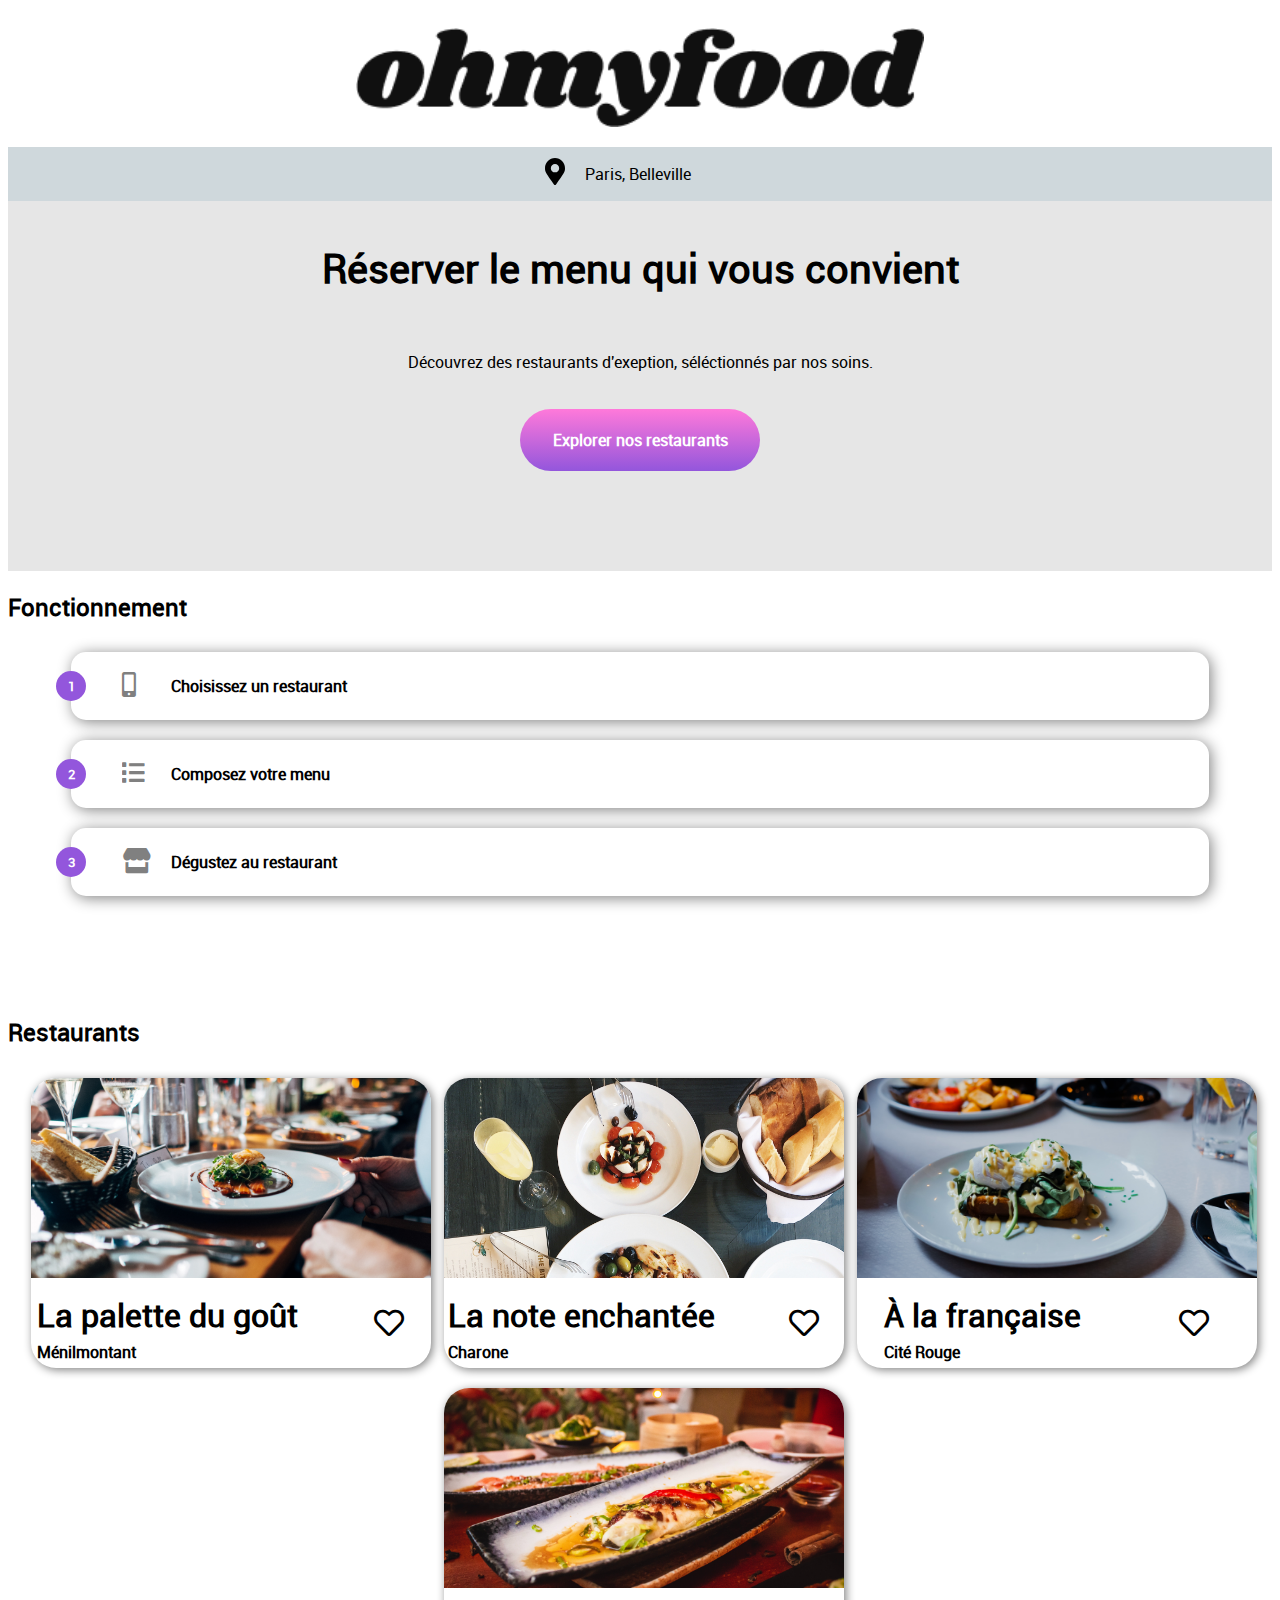
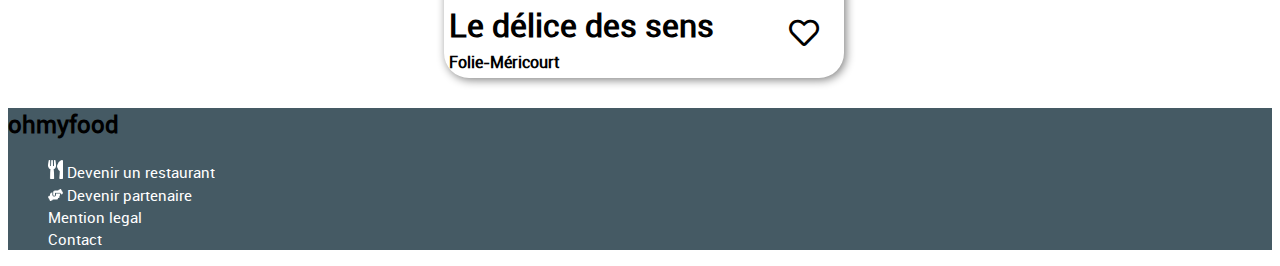
<file: index.html>
<!DOCTYPE html>
<html lang="fr">
  <head>
    <meta charset="UTF-8" />
    <meta
      name="viewport"
      content="width=device-width, initial-scale=0.75, user-scalable=no"
    />
    <link rel="stylesheet" href="style.css" />
    <link rel="stylesheet" href="https://cdnjs.cloudflare.com/ajax/libs/font-awesome/5.13.1/css/all.min.css" />
    <title>ohmyfood</title>
  </head>

  <body>
    <header>
      <div class="logo">
        <img src="images/logo/ohmyfood.png" alt="logo ohmyfood" />
      </div>
      <div class="local">
        <div class="local-img">
          <img src="images/logo/map-marker-alt-solid.svg" alt="localisation" />
        </div>
        <div class="local-text">
          <p>Paris, Belleville</p>
        </div>
      </div>
    </header>
    <div class="info">
      <h3>Réserver le menu qui vous convient</h3>
      <p>Découvrez des restaurants d'exeption, séléctionnés par nos soins.</p>
      <div class="btn-expl">
        <a href="#restaurant" class="btn-1">Explorer nos restaurants </a>
      </div>
    </div>
    <h2>Fonctionnement</h2>
    <div class="fonct">
      <section class="chois">
        <div class="fonct-number">
          <p>1</p>
        </div>
        <div class="icon">
          <i class="fas fa-mobile-alt"></i>
        </div>
        <div class="fonct-text">
          <p> Choisissez un restaurant </p>
        </div>
      </section>
      <section class="composed">
        <div class="fonct-number">
          <p>2</p>
        </div>
        <div class="icon">
          <i class="fas fa-list"></i>
        </div>
        <div class="fonct-text">
          <p> Composez votre menu</p>
        </div>
      </section>
      <section class="degust">
        <div class="fonct-number">
          <p>3</p>
        </div>
        <div class="icon">
          <i class="fas fa-store"></i>
        </div>
        <div class="fonct-text">
          <p> Dégustez au restaurant </p>
        </div>
      </section>
    </div>


    <h2>Restaurants</h2>
    <div class="rest">
      <section class="Lapalette">
        <a href="Menu1_palette_du_gout.html">
          <div class="image-rest">
            <img
              src="images/restaurants/jay-wennington-N_Y88TWmGwA-unsplash.jpg"
              alt="La palette du gout"
            />
          </div>
          <div class="info-rest">
          <div class="text-rest">
            <h1>La palette du goût</h1>
            <h4>Ménilmontant</h4>
            </div>
            <div class="fav">
              <i class="far fa-heart"></i>
        </div>
      </div>
        </a>
      </section>
      <section id="Lanote">
        <a href="Menu2_la_note_enchantee.html">
          <div class="image-rest">
            <img
              src="images/restaurants/stil-u2Lp8tXIcjw-unsplash.jpg"
              alt="La note enchantée"
            />
          </div>
          <div class="info-rest">
            <div class="text-rest">
              <h1>La note enchantée </h1>
              <h4>Charone</h4>
              </div>
              <div class="fav">
                <i class="far fa-heart"></i>
          </div>
        </div>
        </a>
      </section>
      <section id="alafrançaise">
        <a href="Menu3_a_la_francaise.html">
          <div class="image-rest">
            <img
              src="images/restaurants/toa-heftiba-DQKerTsQwi0-unsplash.jpg"
              alt="A la française"
            />
          </div>
          <div class="info-rest">
            <div class="text-rest">
              <h1>À la française</h1>
              <h4>Cité Rouge</h4>
              </div>
              <div class="fav">
                <i class="far fa-heart"></i>
        </div>
        </div>
        </a>
      </section>
      <section id="ledelice">
        <a href="Menu4_le_delice_des-sens.html">
          <div class="image-rest">
            <img
              src="images/restaurants/louis-hansel-shotsoflouis-qNBGVyOCY8Q-unsplash.jpg"
              alt="Les délice des sens"
            />
          </div>
          <div class="info-rest">
            <div class="text-rest">
              <h1>Le délice des sens</h1>
              <h4>Folie-Méricourt</h4>
              </div>
              <div class="fav">
                <i class="far fa-heart"></i>
          </div>
        </div>
        </a>
      </section>
    </div>
    <footer>
      <h2>ohmyfood</h2>
      <div id="lien">
        <ul>
          <li>
            <img
              src="images/utensils-solid15.png"
              alt="Proposer un restaurant"
            />
            <a href="#"> Devenir un restaurant </a>
          </li>
          <li>
            <img
              src="images/hands-helping-solid16.png"
              alt="Devenir partenaire"
            />
            <a href="#"> Devenir partenaire </a>
          </li>

          <li><a href="#"> Mention legal </a></li>
          <li><a href="mailto:matteo.richard95@gmail.com subject:Premier contact"> Contact </a></li>
        </ul>
      </div>
    </footer>
  </body>
</html>
</file>
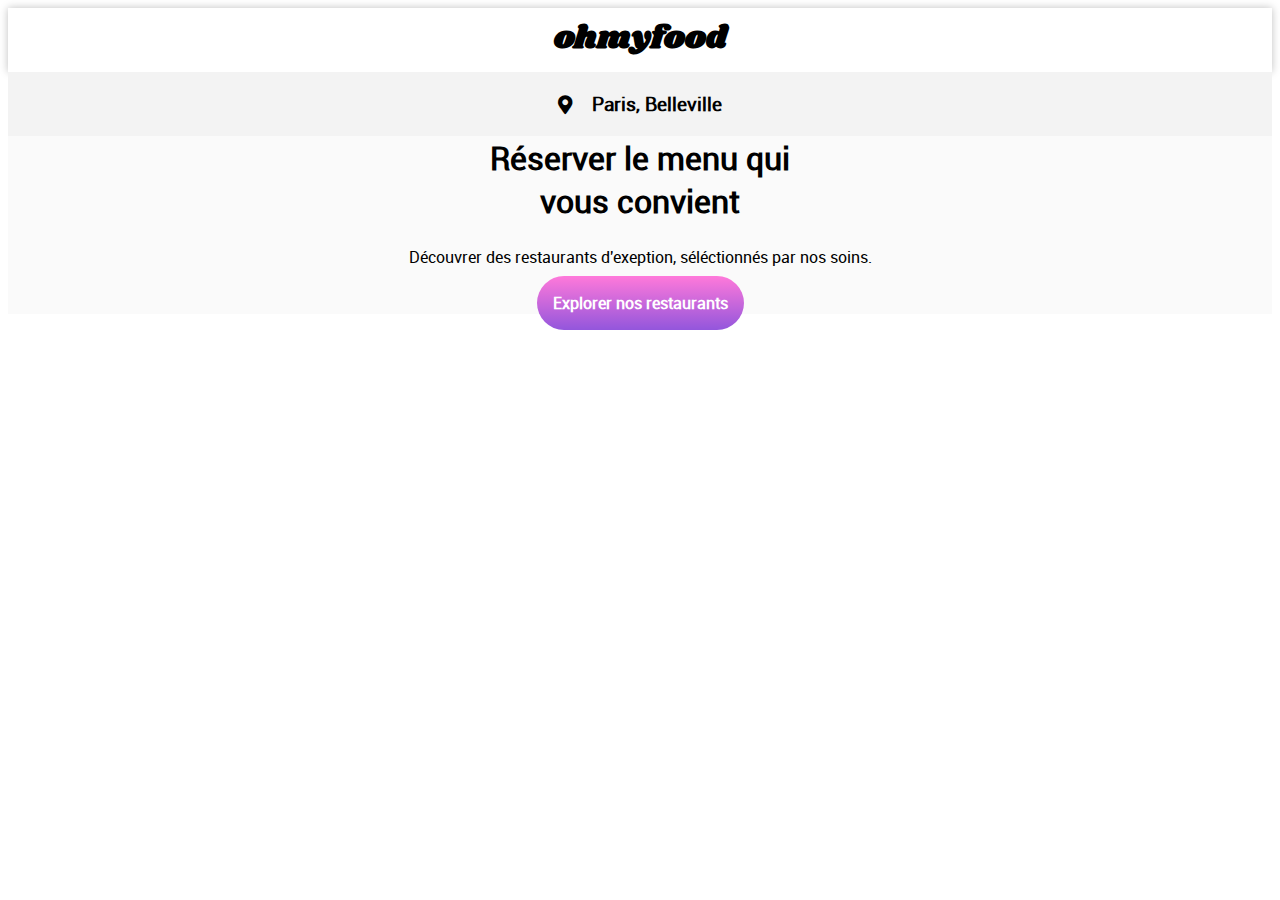
<file: ohmyfood/index.html>
<!DOCTYPE hmtl>
<html lang="fr">
    <head>
        <meta charset="UTF-8"/>
        <meta name="viewport" content="width=device-width, initial-scale=0.75, user-scalable=no"/>
        <link rel="stylesheet" href="style.css"/>
        <link rel="stylesheet" href="https://cdnjs.cloudflare.com/ajax/libs/font-awesome/5.13.1/css/all.min.css"/>
        <title>Ohmyfood</title>
    </head>

    <body>
        <header class="header">
            <h1 class="header__title">ohmyfood</h1>
        </header>
        <main>
            <section class="local">
                <i class="fas fa-map-marker-alt local__icon"></i>
                <p class="local__text"> Paris, Belleville </p>
            </section>
            <section class="info">
                <h1 class="info__title"> Réserver le menu qui </br> vous convient </h1>
                <p class="info__description"> Découvrer des restaurants d'exeption, séléctionnés par nos soins. </p>
                <a href="" class="info__btn">Explorer nos restaurants</a>
            </section>
        </main>
    </body>
    

</html>
</file>
<file: style.css>
@font-face {
  font-family: 'Roboto regular';
  src: url("Roboto/Roboto-Regular.ttf");
  src: url("Roboto/roboto-regular.woff") format("woff"), url("Roboto/roboto-regular.eot") format("eot"), url("Roboto/roboto-regular.svg") format("svg");
}

@font-face {
  font-family: 'Shrikhand';
  src: url("Shrikhand-Regular.ttf");
  src: url("Shrikhand/shrikhand-regular.woff") format("woff"), url("Shrikhand/shrikhand-regular.eot") format("eot"), url("Shrikhand/shrikhand-regular.svg") format("svg");
}

p {
  font-family: "Roboto regular";
}

h3 {
  font-family: "Roboto regular";
  font-weight: bold;
  font-size: 40px;
}

h1, h2, h4 {
  font-family: "Roboto regular";
}

header {
  display: -webkit-box;
  display: -ms-flexbox;
  display: flex;
  -webkit-box-orient: vertical;
  -webkit-box-direction: normal;
      -ms-flex-direction: column;
          flex-direction: column;
}

header .logo {
  display: -webkit-box;
  display: -ms-flexbox;
  display: flex;
  -webkit-box-pack: center;
      -ms-flex-pack: center;
          justify-content: center;
  position: relative;
}

header .logo img {
  width: 45%;
  margin: 20px;
}

header .local {
  display: -webkit-box;
  display: -ms-flexbox;
  display: flex;
  -webkit-box-align: center;
      -ms-flex-align: center;
          align-items: center;
  -webkit-box-pack: center;
      -ms-flex-pack: center;
          justify-content: center;
  background-color: #CFD8DC;
}

header .local .local-img {
  width: 20px;
}

header .local .local-text {
  display: -webkit-box;
  display: -ms-flexbox;
  display: flex;
  margin-left: 20px;
  min-width: 150px;
}

.info {
  display: -webkit-box;
  display: -ms-flexbox;
  display: flex;
  -webkit-box-orient: vertical;
  -webkit-box-direction: normal;
      -ms-flex-direction: column;
          flex-direction: column;
  text-align: center;
  background-color: #E6E6E6;
  padding-bottom: 100px;
}

.info .btn-expl {
  display: -webkit-box;
  display: -ms-flexbox;
  display: flex;
  -webkit-box-pack: center;
      -ms-flex-pack: center;
          justify-content: center;
  font-weight: bold;
  color: white;
  margin-top: 20px;
}

.info .btn-expl .btn-1 {
  width: 200px;
  color: white;
  text-align: center;
  background: -webkit-gradient(linear, left top, left bottom, from(#FF79DA), to(#9356DC));
  background: linear-gradient(to bottom, #FF79DA, #9356DC);
  font-weight: bold;
  padding: 20px;
  font-family: "Roboto regular";
  border-radius: 50px;
  -webkit-transform: scale(1);
          transform: scale(1);
  -webkit-transition-property: -webkit-transform;
  transition-property: -webkit-transform;
  transition-property: transform;
  transition-property: transform, -webkit-transform;
  text-decoration: none;
}

.info .btn-expl:link {
  color: white;
  text-decoration: none;
}

.info .btn-expl .btn-1:hover {
  color: white;
  opacity: 0.85;
  -webkit-transition-duration: 400ms;
          transition-duration: 400ms;
  text-decoration: none;
}

.fonct {
  display: -webkit-box;
  display: -ms-flexbox;
  display: flex;
  -webkit-box-orient: vertical;
  -webkit-box-direction: normal;
      -ms-flex-direction: column;
          flex-direction: column;
  -webkit-box-align: center;
      -ms-flex-align: center;
          align-items: center;
}

.fonct i {
  -webkit-transform: scale(0.9, 1);
          transform: scale(0.9, 1);
}

.fonct .chois, .fonct .composed, .fonct .degust {
  display: -webkit-box;
  display: -ms-flexbox;
  display: flex;
  -webkit-box-orient: horizontal;
  -webkit-box-direction: normal;
      -ms-flex-direction: row;
          flex-direction: row;
  -webkit-box-shadow: 2px 2px 15px grey;
          box-shadow: 2px 2px 15px grey;
  border-radius: 15px;
  -webkit-box-align: center;
      -ms-flex-align: center;
          align-items: center;
  width: 90%;
  margin: 10px;
}

.fonct .chois .fonct-number, .fonct .composed .fonct-number, .fonct .degust .fonct-number {
  width: 30px;
  height: 30px;
  font-size: 0.8em;
  font-weight: bold;
  color: white;
  border-radius: 50%;
  background-color: #9356dc;
  position: relative;
  left: -15px;
  overflow: hidden;
}

.fonct .chois .fonct-number p, .fonct .composed .fonct-number p, .fonct .degust .fonct-number p {
  position: relative;
  top: -7px;
  left: 12px;
}

.fonct .chois .icon, .fonct .composed .icon, .fonct .degust .icon {
  width: 30px;
  font-size: 25px;
  color: grey;
  margin: 20px;
}

.fonct .chois .fonct-text, .fonct .composed .fonct-text, .fonct .degust .fonct-text {
  font-weight: bold;
}

.fonct .chois:hover, .fonct .composed:hover, .fonct .degust:hover {
  background-color: #F5EDFF;
}

.fonct .chois:hover i, .fonct .composed:hover i, .fonct .degust:hover i {
  color: #9356DC;
}

.fonct .degust {
  margin-bottom: 100px;
}

.rest {
  display: -webkit-box;
  display: -ms-flexbox;
  display: flex;
  -webkit-box-pack: center;
      -ms-flex-pack: center;
          justify-content: center;
  -ms-flex-wrap: wrap;
      flex-wrap: wrap;
}

.rest section {
  display: -webkit-box;
  display: -ms-flexbox;
  display: flex;
  -ms-flex-pack: distribute;
      justify-content: space-around;
  -webkit-box-shadow: 2px 2px 10px grey;
          box-shadow: 2px 2px 10px grey;
  margin: 10px 3px 10px 10px;
  border-radius: 25px 25px 25px 25px;
  overflow: hidden;
}

.rest section .image-rest {
  background-size: cover;
  overflow: hidden;
  -o-object-fit: cover;
     object-fit: cover;
  display: inline-block;
  position: relative;
  vertical-align: middle;
  -webkit-box-align: center;
      -ms-flex-align: center;
          align-items: center;
  height: 200px;
  width: 400px;
}

.rest section .image-rest img {
  position: absolute;
  top: -50px;
}

.rest section .info-rest {
  display: -webkit-box;
  display: -ms-flexbox;
  display: flex;
  -webkit-box-align: center;
      -ms-flex-align: center;
          align-items: center;
  -webkit-box-pack: space-evenly;
      -ms-flex-pack: space-evenly;
          justify-content: space-evenly;
}

.rest section .info-rest .text-rest {
  display: -webkit-box;
  display: -ms-flexbox;
  display: flex;
  position: relative;
  right: 40px;
  -webkit-box-orient: vertical;
  -webkit-box-direction: normal;
      -ms-flex-direction: column;
          flex-direction: column;
  margin-bottom: 5px;
  margin-left: 20px;
}

.rest section .info-rest .text-rest h1 {
  padding: 0px;
  margin: 15px 0px 0px 0px;
}

.rest section .info-rest .text-rest h4 {
  padding: 0px;
  margin: 5px 0px 0px 0px;
}

.rest section .info-rest .fav .far.fa-heart {
  margin-right: 10px;
  font-size: 30px;
  position: relative;
  left: 10px;
}

.rest section .info-rest .fav .far.fa-heart:hover {
  color: red;
  opacity: 1;
  font-weight: bold;
  cursor: pointer;
  -webkit-transition: color 400ms;
  transition: color 400ms;
}

.rest img {
  width: 100%;
}

.rest a {
  color: black;
}

.rest a:link {
  color: black;
  text-decoration: none;
}

.rest a:hover {
  color: black;
  text-decoration: none;
}

footer {
  font-family: "Roboto regular";
  -webkit-box-align: center;
      -ms-flex-align: center;
          align-items: center;
  background-color: #455A64;
}

footer ul {
  list-style-type: none;
  -webkit-box-align: center;
      -ms-flex-align: center;
          align-items: center;
}

footer img {
  width: 15px;
  height: auto;
}

footer a {
  color: white;
  text-decoration: none;
  font-size: 15px;
}
/*# sourceMappingURL=style.css.map */
</file>
<file: ohmyfood/style.css>
@font-face {
  font-family: 'Roboto regular';
  src: url("Roboto/Roboto-regular.ttf");
  src: url("Roboto/roboto-regular.woff") format("woff"), url("Roboto/roboto-regular.eot") format("eot"), url("Roboto/roboto-regular.svg") format("svg");
}

@font-face {
  font-family: 'Shrikhand';
  src: url("Shrikhand/shrikhand-regular.ttf");
  src: url("Shrikhand/shrikhand-regular.woff") format("woff"), url("Shrikhand/shrikhand-regular.eot") format("eot"), url("Shrikhand/shrikhand-regular.svg") format("svg");
}

body {
  font-family: "Roboto regular";
}

.header {
  -webkit-box-shadow: 0 0 0.5rem rgba(0, 0, 0, 0.25);
          box-shadow: 0 0 0.5rem rgba(0, 0, 0, 0.25);
  padding: 1rem;
}

.header__title {
  font-family: "Shrikhand";
  text-align: center;
  margin: 0;
}

.local {
  display: -webkit-box;
  display: -ms-flexbox;
  display: flex;
  -webkit-box-pack: center;
      -ms-flex-pack: center;
          justify-content: center;
  -webkit-box-align: center;
      -ms-flex-align: center;
          align-items: center;
  background-color: #f3f3f3;
  font-size: 1.2rem;
}

.local__icon {
  margin-right: 1em;
}

.local__text {
  font-weight: 700;
}

.info {
  background-color: #fafafa;
  text-align: center;
}

.info__title {
  margin: 0;
}

.info__description {
  margin: 1.5rem 0;
  font-weight: 300;
}

.info__btn {
  color: white;
  background: -webkit-gradient(linear, left top, left bottom, from(#FF79DA), to(#9356DC));
  background: linear-gradient(to bottom, #FF79DA, #9356DC);
  font-weight: bold;
  padding: 1rem;
  border-radius: 50px;
  text-decoration: none;
}
/*# sourceMappingURL=style.css.map */
</file>
